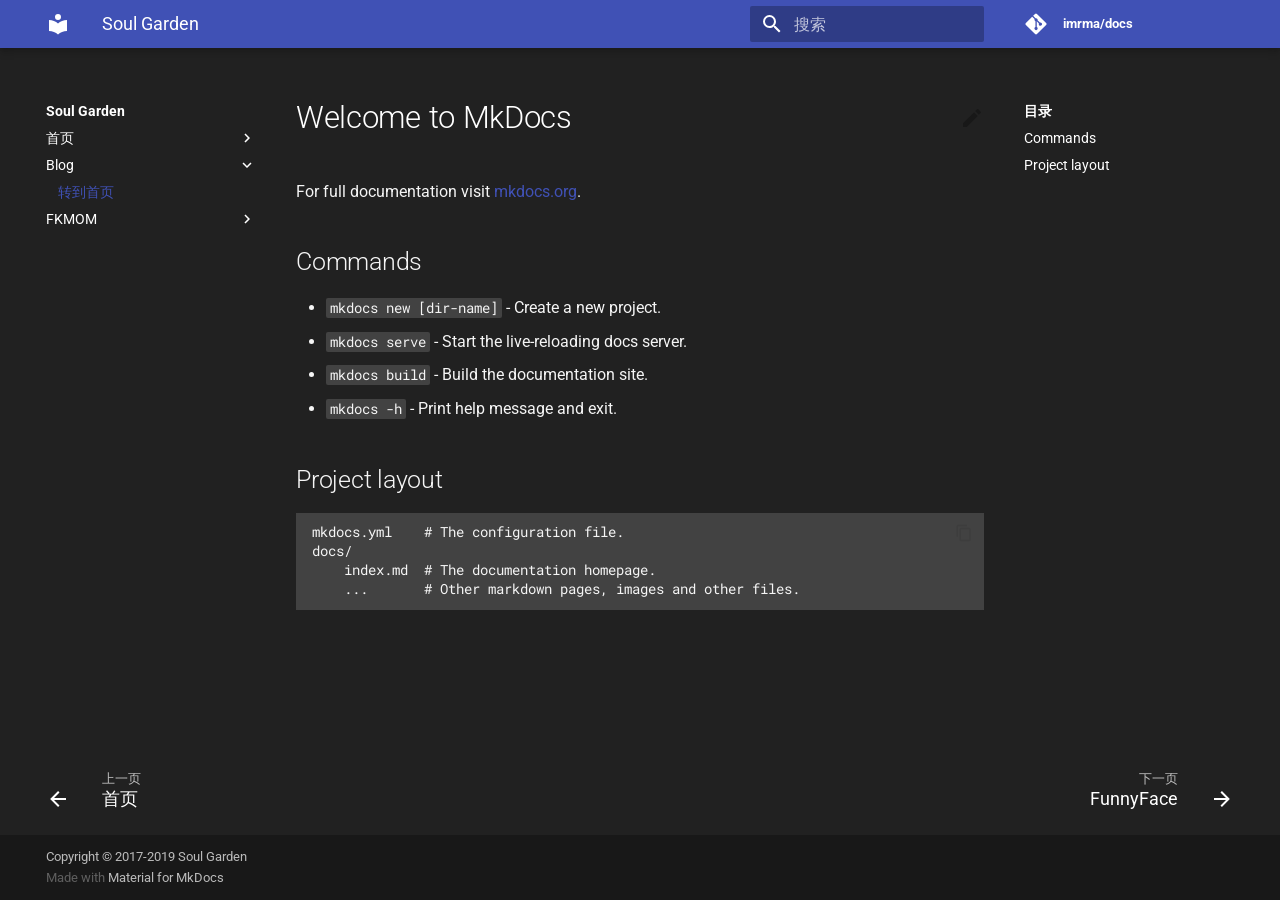
<file: index.html>
<!doctype html><html lang=zh class=no-js> <head><meta charset=utf-8><meta name=viewport content="width=device-width,initial-scale=1"><meta name=description content=看不到的我。><link href=https://imrma.top/ rel=canonical><meta name=author content=Firespace><link rel="shortcut icon" href=/favicon.ico><meta name=generator content="mkdocs-1.1, mkdocs-material-5.1.1"><title>转到首页 - Soul Garden</title><link rel=stylesheet href=assets/stylesheets/main.a676eddb.min.css><link rel=stylesheet href=assets/stylesheets/palette.b302131d.min.css><meta name=theme-color content=#3f51b5><link href=https://fonts.gstatic.com rel=preconnect crossorigin><link rel=stylesheet href="https://fonts.googleapis.com/css?family=Roboto:300,400,400i,700%7CRoboto+Mono&display=fallback"><style>body,input{font-family:"Roboto",-apple-system,BlinkMacSystemFont,Helvetica,Arial,sans-serif}code,kbd,pre{font-family:"Roboto Mono",SFMono-Regular,Consolas,Menlo,monospace}</style><link rel=stylesheet href=stylesheets/dark_theme.css><link rel=stylesheet href=stylesheets/codehilite.css><meta name=theme-color content=#212121><link rel=icon href=/assets/images/favicon.ico><meta name=apple-mobile-web-app-capable content=yes><meta name=mobile-web-app-capable content=yes><link rel=manifest href=/manifest.json></head> <body dir data-md-color-primary=indigo data-md-color-accent=indigo> <input class=md-toggle data-md-toggle=drawer type=checkbox id=__drawer autocomplete=off> <input class=md-toggle data-md-toggle=search type=checkbox id=__search autocomplete=off> <label class=md-overlay for=__drawer></label> <div data-md-component=skip> <a href=#welcome-to-mkdocs class=md-skip> 跳转至 </a> </div> <div data-md-component=announce> </div> <header class=md-header data-md-component=header> <nav class="md-header-nav md-grid" aria-label> <a href=https://imrma.top title="Soul Garden" class="md-header-nav__button md-logo" aria-label="Soul Garden"> <svg xmlns=http://www.w3.org/2000/svg viewbox="0 0 24 24"><path d="M12,8A3,3 0 0,0 15,5A3,3 0 0,0 12,2A3,3 0 0,0 9,5A3,3 0 0,0 12,8M12,11.54C9.64,9.35 6.5,8 3,8V19C6.5,19 9.64,20.35 12,22.54C14.36,20.35 17.5,19 21,19V8C17.5,8 14.36,9.35 12,11.54Z"/></svg> </a> <label class="md-header-nav__button md-icon" for=__drawer> <svg xmlns=http://www.w3.org/2000/svg viewbox="0 0 24 24"><path d=M3,6H21V8H3V6M3,11H21V13H3V11M3,16H21V18H3V16Z /></svg> </label> <div class=md-header-nav__title data-md-component=header-title> <div class=md-header-nav__ellipsis> <span class="md-header-nav__topic md-ellipsis"> Soul Garden </span> <span class="md-header-nav__topic md-ellipsis"> 转到首页 </span> </div> </div> <label class="md-header-nav__button md-icon" for=__search> <svg xmlns=http://www.w3.org/2000/svg viewbox="0 0 24 24"><path d="M9.5,3A6.5,6.5 0 0,1 16,9.5C16,11.11 15.41,12.59 14.44,13.73L14.71,14H15.5L20.5,19L19,20.5L14,15.5V14.71L13.73,14.44C12.59,15.41 11.11,16 9.5,16A6.5,6.5 0 0,1 3,9.5A6.5,6.5 0 0,1 9.5,3M9.5,5C7,5 5,7 5,9.5C5,12 7,14 9.5,14C12,14 14,12 14,9.5C14,7 12,5 9.5,5Z"/></svg> </label> <div class=md-search data-md-component=search role=dialog> <label class=md-search__overlay for=__search></label> <div class=md-search__inner role=search> <form class=md-search__form name=search> <input type=text class=md-search__input name=query aria-label=搜索 placeholder=搜索 autocapitalize=off autocorrect=off autocomplete=off spellcheck=false data-md-component=search-query data-md-state=active> <label class="md-search__icon md-icon" for=__search> <svg xmlns=http://www.w3.org/2000/svg viewbox="0 0 24 24"><path d="M9.5,3A6.5,6.5 0 0,1 16,9.5C16,11.11 15.41,12.59 14.44,13.73L14.71,14H15.5L20.5,19L19,20.5L14,15.5V14.71L13.73,14.44C12.59,15.41 11.11,16 9.5,16A6.5,6.5 0 0,1 3,9.5A6.5,6.5 0 0,1 9.5,3M9.5,5C7,5 5,7 5,9.5C5,12 7,14 9.5,14C12,14 14,12 14,9.5C14,7 12,5 9.5,5Z"/></svg> <svg xmlns=http://www.w3.org/2000/svg viewbox="0 0 24 24"><path d=M20,11V13H8L13.5,18.5L12.08,19.92L4.16,12L12.08,4.08L13.5,5.5L8,11H20Z /></svg> </label> <button type=reset class="md-search__icon md-icon" aria-label data-md-component=search-reset tabindex=-1> <svg xmlns=http://www.w3.org/2000/svg viewbox="0 0 24 24"><path d=M19,6.41L17.59,5L12,10.59L6.41,5L5,6.41L10.59,12L5,17.59L6.41,19L12,13.41L17.59,19L19,17.59L13.41,12L19,6.41Z /></svg> </button> </form> <div class=md-search__output> <div class=md-search__scrollwrap data-md-scrollfix> <div class=md-search-result data-md-component=search-result> <div class=md-search-result__meta> 键入以开始搜索 </div> <ol class=md-search-result__list></ol> </div> </div> </div> </div> </div> <div class=md-header-nav__source> <a href=https://github.com/imrma/Docs/ title="前往 GitHub 仓库" class=md-source> <div class="md-source__icon md-icon"> <svg xmlns=http://www.w3.org/2000/svg viewbox="0 0 448 512"><path d="M439.55 236.05L244 40.45a28.87 28.87 0 0 0-40.81 0l-40.66 40.63 51.52 51.52c27.06-9.14 52.68 16.77 43.39 43.68l49.66 49.66c34.23-11.8 61.18 31 35.47 56.69-26.49 26.49-70.21-2.87-56-37.34L240.22 199v121.85c25.3 12.54 22.26 41.85 9.08 55a34.34 34.34 0 0 1-48.55 0c-17.57-17.6-11.07-46.91 11.25-56v-123c-20.8-8.51-24.6-30.74-18.64-45L142.57 101 8.45 235.14a28.86 28.86 0 0 0 0 40.81l195.61 195.6a28.86 28.86 0 0 0 40.8 0l194.69-194.69a28.86 28.86 0 0 0 0-40.81z"/></svg> </div> <div class=md-source__repository> imrma/docs </div> </a> </div> </nav> </header> <div class=md-container data-md-component=container> <main class=md-main data-md-component=main> <div class="md-main__inner md-grid"> <div class="md-sidebar md-sidebar--primary" data-md-component=navigation> <div class=md-sidebar__scrollwrap> <div class=md-sidebar__inner> <nav class="md-nav md-nav--primary" aria-label data-md-level=0> <label class=md-nav__title for=__drawer> <a href=https://imrma.top title="Soul Garden" class="md-nav__button md-logo" aria-label="Soul Garden"> <svg xmlns=http://www.w3.org/2000/svg viewbox="0 0 24 24"><path d="M12,8A3,3 0 0,0 15,5A3,3 0 0,0 12,2A3,3 0 0,0 9,5A3,3 0 0,0 12,8M12,11.54C9.64,9.35 6.5,8 3,8V19C6.5,19 9.64,20.35 12,22.54C14.36,20.35 17.5,19 21,19V8C17.5,8 14.36,9.35 12,11.54Z"/></svg> </a> Soul Garden </label> <div class=md-nav__source> <a href=https://github.com/imrma/Docs/ title="前往 GitHub 仓库" class=md-source> <div class="md-source__icon md-icon"> <svg xmlns=http://www.w3.org/2000/svg viewbox="0 0 448 512"><path d="M439.55 236.05L244 40.45a28.87 28.87 0 0 0-40.81 0l-40.66 40.63 51.52 51.52c27.06-9.14 52.68 16.77 43.39 43.68l49.66 49.66c34.23-11.8 61.18 31 35.47 56.69-26.49 26.49-70.21-2.87-56-37.34L240.22 199v121.85c25.3 12.54 22.26 41.85 9.08 55a34.34 34.34 0 0 1-48.55 0c-17.57-17.6-11.07-46.91 11.25-56v-123c-20.8-8.51-24.6-30.74-18.64-45L142.57 101 8.45 235.14a28.86 28.86 0 0 0 0 40.81l195.61 195.6a28.86 28.86 0 0 0 40.8 0l194.69-194.69a28.86 28.86 0 0 0 0-40.81z"/></svg> </div> <div class=md-source__repository> imrma/docs </div> </a> </div> <ul class=md-nav__list data-md-scrollfix> <li class="md-nav__item md-nav__item--nested"> <input class="md-nav__toggle md-toggle" data-md-toggle=nav-1 type=checkbox id=nav-1> <label class=md-nav__link for=nav-1> 首页 <span class="md-nav__icon md-icon"> <svg xmlns=http://www.w3.org/2000/svg viewbox="0 0 24 24"><path d=M8.59,16.58L13.17,12L8.59,7.41L10,6L16,12L10,18L8.59,16.58Z /></svg> </span> </label> <nav class=md-nav aria-label=首页 data-md-level=1> <label class=md-nav__title for=nav-1> <span class="md-nav__icon md-icon"> <svg xmlns=http://www.w3.org/2000/svg viewbox="0 0 24 24"><path d=M20,11V13H8L13.5,18.5L12.08,19.92L4.16,12L12.08,4.08L13.5,5.5L8,11H20Z /></svg> </span> 首页 </label> <ul class=md-nav__list data-md-scrollfix> <li class=md-nav__item> <a href=. title=首页 class=md-nav__link> 首页 </a> </li> </ul> </nav> </li> <li class="md-nav__item md-nav__item--active md-nav__item--nested"> <input class="md-nav__toggle md-toggle" data-md-toggle=nav-2 type=checkbox id=nav-2 checked> <label class=md-nav__link for=nav-2> Blog <span class="md-nav__icon md-icon"> <svg xmlns=http://www.w3.org/2000/svg viewbox="0 0 24 24"><path d=M8.59,16.58L13.17,12L8.59,7.41L10,6L16,12L10,18L8.59,16.58Z /></svg> </span> </label> <nav class=md-nav aria-label=Blog data-md-level=1> <label class=md-nav__title for=nav-2> <span class="md-nav__icon md-icon"> <svg xmlns=http://www.w3.org/2000/svg viewbox="0 0 24 24"><path d=M20,11V13H8L13.5,18.5L12.08,19.92L4.16,12L12.08,4.08L13.5,5.5L8,11H20Z /></svg> </span> Blog </label> <ul class=md-nav__list data-md-scrollfix> <li class="md-nav__item md-nav__item--active"> <input class="md-nav__toggle md-toggle" data-md-toggle=toc type=checkbox id=__toc> <label class="md-nav__link md-nav__link--active" for=__toc> 转到首页 <span class="md-nav__icon md-icon"> <svg xmlns=http://www.w3.org/2000/svg viewbox="0 0 24 24"><path d=M3,9H17V7H3V9M3,13H17V11H3V13M3,17H17V15H3V17M19,17H21V15H19V17M19,7V9H21V7H19M19,13H21V11H19V13Z /></svg> </span> </label> <a href=. title=转到首页 class="md-nav__link md-nav__link--active"> 转到首页 </a> <nav class="md-nav md-nav--secondary" aria-label=目录> <label class=md-nav__title for=__toc> <span class="md-nav__icon md-icon"> <svg xmlns=http://www.w3.org/2000/svg viewbox="0 0 24 24"><path d=M20,11V13H8L13.5,18.5L12.08,19.92L4.16,12L12.08,4.08L13.5,5.5L8,11H20Z /></svg> </span> 目录 </label> <ul class=md-nav__list data-md-scrollfix> <li class=md-nav__item> <a href=#commands class=md-nav__link> Commands </a> </li> <li class=md-nav__item> <a href=#project-layout class=md-nav__link> Project layout </a> </li> </ul> </nav> </li> </ul> </nav> </li> <li class="md-nav__item md-nav__item--nested"> <input class="md-nav__toggle md-toggle" data-md-toggle=nav-3 type=checkbox id=nav-3> <label class=md-nav__link for=nav-3> FKMOM <span class="md-nav__icon md-icon"> <svg xmlns=http://www.w3.org/2000/svg viewbox="0 0 24 24"><path d=M8.59,16.58L13.17,12L8.59,7.41L10,6L16,12L10,18L8.59,16.58Z /></svg> </span> </label> <nav class=md-nav aria-label=FKMOM data-md-level=1> <label class=md-nav__title for=nav-3> <span class="md-nav__icon md-icon"> <svg xmlns=http://www.w3.org/2000/svg viewbox="0 0 24 24"><path d=M20,11V13H8L13.5,18.5L12.08,19.92L4.16,12L12.08,4.08L13.5,5.5L8,11H20Z /></svg> </span> FKMOM </label> <ul class=md-nav__list data-md-scrollfix> <li class=md-nav__item> <a href=Fkmom/funnyface/ title=FunnyFace class=md-nav__link> FunnyFace </a> </li> </ul> </nav> </li> </ul> </nav> </div> </div> </div> <div class="md-sidebar md-sidebar--secondary" data-md-component=toc> <div class=md-sidebar__scrollwrap> <div class=md-sidebar__inner> <nav class="md-nav md-nav--secondary" aria-label=目录> <label class=md-nav__title for=__toc> <span class="md-nav__icon md-icon"> <svg xmlns=http://www.w3.org/2000/svg viewbox="0 0 24 24"><path d=M20,11V13H8L13.5,18.5L12.08,19.92L4.16,12L12.08,4.08L13.5,5.5L8,11H20Z /></svg> </span> 目录 </label> <ul class=md-nav__list data-md-scrollfix> <li class=md-nav__item> <a href=#commands class=md-nav__link> Commands </a> </li> <li class=md-nav__item> <a href=#project-layout class=md-nav__link> Project layout </a> </li> </ul> </nav> </div> </div> </div> <div class=md-content> <article class="md-content__inner md-typeset"> <a href=https://github.com/imrma/Docs/edit/master/docs/index.md title=编辑此页 class="md-content__button md-icon"> <svg xmlns=http://www.w3.org/2000/svg viewbox="0 0 24 24"><path d="M20.71,7.04C21.1,6.65 21.1,6 20.71,5.63L18.37,3.29C18,2.9 17.35,2.9 16.96,3.29L15.12,5.12L18.87,8.87M3,17.25V21H6.75L17.81,9.93L14.06,6.18L3,17.25Z"/></svg> </a> <h1 id=welcome-to-mkdocs>Welcome to MkDocs<a class=headerlink href=#welcome-to-mkdocs title="Permanent link">&para;</a></h1> <p>For full documentation visit <a href=https://www.mkdocs.org>mkdocs.org</a>.</p> <h2 id=commands>Commands<a class=headerlink href=#commands title="Permanent link">&para;</a></h2> <ul> <li><code>mkdocs new [dir-name]</code> - Create a new project.</li> <li><code>mkdocs serve</code> - Start the live-reloading docs server.</li> <li><code>mkdocs build</code> - Build the documentation site.</li> <li><code>mkdocs -h</code> - Print help message and exit.</li> </ul> <h2 id=project-layout>Project layout<a class=headerlink href=#project-layout title="Permanent link">&para;</a></h2> <div class=codehilite><pre><span></span><code>mkdocs.yml    # The configuration file.
docs/
    index.md  # The documentation homepage.
    ...       # Other markdown pages, images and other files.
</code></pre></div> </article> </div> </div> </main> <footer class=md-footer> <div class=md-footer-nav> <nav class="md-footer-nav__inner md-grid" aria-label> <a href=. title=首页 class="md-footer-nav__link md-footer-nav__link--prev" rel=prev> <div class="md-footer-nav__button md-icon"> <svg xmlns=http://www.w3.org/2000/svg viewbox="0 0 24 24"><path d=M20,11V13H8L13.5,18.5L12.08,19.92L4.16,12L12.08,4.08L13.5,5.5L8,11H20Z /></svg> </div> <div class=md-footer-nav__title> <div class=md-ellipsis> <span class=md-footer-nav__direction> 上一页 </span> 首页 </div> </div> </a> <a href=Fkmom/funnyface/ title=FunnyFace class="md-footer-nav__link md-footer-nav__link--next" rel=next> <div class=md-footer-nav__title> <div class=md-ellipsis> <span class=md-footer-nav__direction> 下一页 </span> FunnyFace </div> </div> <div class="md-footer-nav__button md-icon"> <svg xmlns=http://www.w3.org/2000/svg viewbox="0 0 24 24"><path d=M4,11V13H16L10.5,18.5L11.92,19.92L19.84,12L11.92,4.08L10.5,5.5L16,11H4Z /></svg> </div> </a> </nav> </div> <div class="md-footer-meta md-typeset"> <div class="md-footer-meta__inner md-grid"> <div class=md-footer-copyright> <div class=md-footer-copyright__highlight> Copyright &copy; 2017-2019 <a href=https://www.imrma.top target=_black>Soul Garden</a> </div> Made with <a href=https://squidfunk.github.io/mkdocs-material/ target=_blank rel=noopener> Material for MkDocs </a> </div> </div> </div> </footer> </div> <script src=assets/javascripts/vendor.c51dfa35.min.js></script> <script src=assets/javascripts/bundle.eaaa3931.min.js></script><script id=__lang type=application/json>{"clipboard.copy": "\u590d\u5236", "clipboard.copied": "\u5df2\u590d\u5236", "search.config.lang": "ja", "search.config.pipeline": "", "search.config.separator": "[\\uff0c\\u3002]+", "search.result.placeholder": "\u952e\u5165\u4ee5\u5f00\u59cb\u641c\u7d22", "search.result.none": "\u6ca1\u6709\u627e\u5230\u7b26\u5408\u6761\u4ef6\u7684\u7ed3\u679c", "search.result.one": "\u627e\u5230 1 \u4e2a\u7b26\u5408\u6761\u4ef6\u7684\u7ed3\u679c", "search.result.other": "# \u4e2a\u7b26\u5408\u6761\u4ef6\u7684\u7ed3\u679c"}</script> <script>
        app = initialize({
          base: ".",
          features: [],
          search: Object.assign({
            worker: "assets/javascripts/worker/search.58d22e8e.min.js"
          }, typeof search !== "undefined" && search)
        })
      </script> </body> </html>
</file>
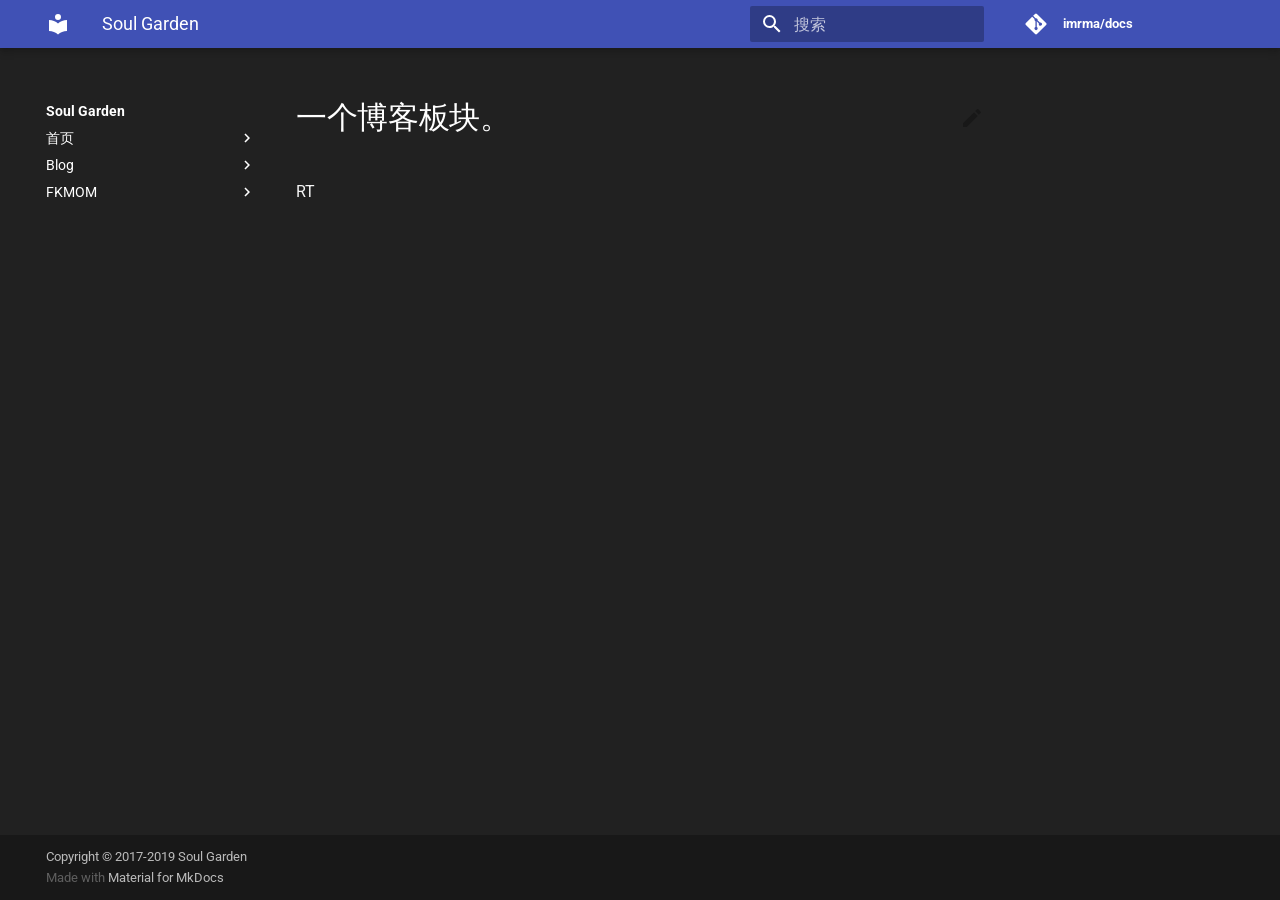
<file: Blog/202004/index.html>
<!doctype html><html lang=zh class=no-js> <head><meta charset=utf-8><meta name=viewport content="width=device-width,initial-scale=1"><meta name=description content=看不到的我。><link href=https://imrma.top/Blog/202004/ rel=canonical><meta name=author content=Firespace><link rel="shortcut icon" href=/favicon.ico><meta name=generator content="mkdocs-1.1, mkdocs-material-5.1.1"><title>一个博客板块。 - Soul Garden</title><link rel=stylesheet href=../../assets/stylesheets/main.a676eddb.min.css><link rel=stylesheet href=../../assets/stylesheets/palette.b302131d.min.css><meta name=theme-color content=#3f51b5><link href=https://fonts.gstatic.com rel=preconnect crossorigin><link rel=stylesheet href="https://fonts.googleapis.com/css?family=Roboto:300,400,400i,700%7CRoboto+Mono&display=fallback"><style>body,input{font-family:"Roboto",-apple-system,BlinkMacSystemFont,Helvetica,Arial,sans-serif}code,kbd,pre{font-family:"Roboto Mono",SFMono-Regular,Consolas,Menlo,monospace}</style><link rel=stylesheet href=../../stylesheets/dark_theme.css><link rel=stylesheet href=../../stylesheets/codehilite.css><meta name=theme-color content=#212121><link rel=icon href=/assets/images/favicon.ico><meta name=apple-mobile-web-app-capable content=yes><meta name=mobile-web-app-capable content=yes><link rel=manifest href=/manifest.json></head> <body dir data-md-color-primary=indigo data-md-color-accent=indigo> <input class=md-toggle data-md-toggle=drawer type=checkbox id=__drawer autocomplete=off> <input class=md-toggle data-md-toggle=search type=checkbox id=__search autocomplete=off> <label class=md-overlay for=__drawer></label> <div data-md-component=skip> <a href=#_1 class=md-skip> 跳转至 </a> </div> <div data-md-component=announce> </div> <header class=md-header data-md-component=header> <nav class="md-header-nav md-grid" aria-label> <a href=https://imrma.top title="Soul Garden" class="md-header-nav__button md-logo" aria-label="Soul Garden"> <svg xmlns=http://www.w3.org/2000/svg viewbox="0 0 24 24"><path d="M12,8A3,3 0 0,0 15,5A3,3 0 0,0 12,2A3,3 0 0,0 9,5A3,3 0 0,0 12,8M12,11.54C9.64,9.35 6.5,8 3,8V19C6.5,19 9.64,20.35 12,22.54C14.36,20.35 17.5,19 21,19V8C17.5,8 14.36,9.35 12,11.54Z"/></svg> </a> <label class="md-header-nav__button md-icon" for=__drawer> <svg xmlns=http://www.w3.org/2000/svg viewbox="0 0 24 24"><path d=M3,6H21V8H3V6M3,11H21V13H3V11M3,16H21V18H3V16Z /></svg> </label> <div class=md-header-nav__title data-md-component=header-title> <div class=md-header-nav__ellipsis> <span class="md-header-nav__topic md-ellipsis"> Soul Garden </span> <span class="md-header-nav__topic md-ellipsis"> 一个博客板块。 </span> </div> </div> <label class="md-header-nav__button md-icon" for=__search> <svg xmlns=http://www.w3.org/2000/svg viewbox="0 0 24 24"><path d="M9.5,3A6.5,6.5 0 0,1 16,9.5C16,11.11 15.41,12.59 14.44,13.73L14.71,14H15.5L20.5,19L19,20.5L14,15.5V14.71L13.73,14.44C12.59,15.41 11.11,16 9.5,16A6.5,6.5 0 0,1 3,9.5A6.5,6.5 0 0,1 9.5,3M9.5,5C7,5 5,7 5,9.5C5,12 7,14 9.5,14C12,14 14,12 14,9.5C14,7 12,5 9.5,5Z"/></svg> </label> <div class=md-search data-md-component=search role=dialog> <label class=md-search__overlay for=__search></label> <div class=md-search__inner role=search> <form class=md-search__form name=search> <input type=text class=md-search__input name=query aria-label=搜索 placeholder=搜索 autocapitalize=off autocorrect=off autocomplete=off spellcheck=false data-md-component=search-query data-md-state=active> <label class="md-search__icon md-icon" for=__search> <svg xmlns=http://www.w3.org/2000/svg viewbox="0 0 24 24"><path d="M9.5,3A6.5,6.5 0 0,1 16,9.5C16,11.11 15.41,12.59 14.44,13.73L14.71,14H15.5L20.5,19L19,20.5L14,15.5V14.71L13.73,14.44C12.59,15.41 11.11,16 9.5,16A6.5,6.5 0 0,1 3,9.5A6.5,6.5 0 0,1 9.5,3M9.5,5C7,5 5,7 5,9.5C5,12 7,14 9.5,14C12,14 14,12 14,9.5C14,7 12,5 9.5,5Z"/></svg> <svg xmlns=http://www.w3.org/2000/svg viewbox="0 0 24 24"><path d=M20,11V13H8L13.5,18.5L12.08,19.92L4.16,12L12.08,4.08L13.5,5.5L8,11H20Z /></svg> </label> <button type=reset class="md-search__icon md-icon" aria-label data-md-component=search-reset tabindex=-1> <svg xmlns=http://www.w3.org/2000/svg viewbox="0 0 24 24"><path d=M19,6.41L17.59,5L12,10.59L6.41,5L5,6.41L10.59,12L5,17.59L6.41,19L12,13.41L17.59,19L19,17.59L13.41,12L19,6.41Z /></svg> </button> </form> <div class=md-search__output> <div class=md-search__scrollwrap data-md-scrollfix> <div class=md-search-result data-md-component=search-result> <div class=md-search-result__meta> 键入以开始搜索 </div> <ol class=md-search-result__list></ol> </div> </div> </div> </div> </div> <div class=md-header-nav__source> <a href=https://github.com/imrma/Docs/ title="前往 GitHub 仓库" class=md-source> <div class="md-source__icon md-icon"> <svg xmlns=http://www.w3.org/2000/svg viewbox="0 0 448 512"><path d="M439.55 236.05L244 40.45a28.87 28.87 0 0 0-40.81 0l-40.66 40.63 51.52 51.52c27.06-9.14 52.68 16.77 43.39 43.68l49.66 49.66c34.23-11.8 61.18 31 35.47 56.69-26.49 26.49-70.21-2.87-56-37.34L240.22 199v121.85c25.3 12.54 22.26 41.85 9.08 55a34.34 34.34 0 0 1-48.55 0c-17.57-17.6-11.07-46.91 11.25-56v-123c-20.8-8.51-24.6-30.74-18.64-45L142.57 101 8.45 235.14a28.86 28.86 0 0 0 0 40.81l195.61 195.6a28.86 28.86 0 0 0 40.8 0l194.69-194.69a28.86 28.86 0 0 0 0-40.81z"/></svg> </div> <div class=md-source__repository> imrma/docs </div> </a> </div> </nav> </header> <div class=md-container data-md-component=container> <main class=md-main data-md-component=main> <div class="md-main__inner md-grid"> <div class="md-sidebar md-sidebar--primary" data-md-component=navigation> <div class=md-sidebar__scrollwrap> <div class=md-sidebar__inner> <nav class="md-nav md-nav--primary" aria-label data-md-level=0> <label class=md-nav__title for=__drawer> <a href=https://imrma.top title="Soul Garden" class="md-nav__button md-logo" aria-label="Soul Garden"> <svg xmlns=http://www.w3.org/2000/svg viewbox="0 0 24 24"><path d="M12,8A3,3 0 0,0 15,5A3,3 0 0,0 12,2A3,3 0 0,0 9,5A3,3 0 0,0 12,8M12,11.54C9.64,9.35 6.5,8 3,8V19C6.5,19 9.64,20.35 12,22.54C14.36,20.35 17.5,19 21,19V8C17.5,8 14.36,9.35 12,11.54Z"/></svg> </a> Soul Garden </label> <div class=md-nav__source> <a href=https://github.com/imrma/Docs/ title="前往 GitHub 仓库" class=md-source> <div class="md-source__icon md-icon"> <svg xmlns=http://www.w3.org/2000/svg viewbox="0 0 448 512"><path d="M439.55 236.05L244 40.45a28.87 28.87 0 0 0-40.81 0l-40.66 40.63 51.52 51.52c27.06-9.14 52.68 16.77 43.39 43.68l49.66 49.66c34.23-11.8 61.18 31 35.47 56.69-26.49 26.49-70.21-2.87-56-37.34L240.22 199v121.85c25.3 12.54 22.26 41.85 9.08 55a34.34 34.34 0 0 1-48.55 0c-17.57-17.6-11.07-46.91 11.25-56v-123c-20.8-8.51-24.6-30.74-18.64-45L142.57 101 8.45 235.14a28.86 28.86 0 0 0 0 40.81l195.61 195.6a28.86 28.86 0 0 0 40.8 0l194.69-194.69a28.86 28.86 0 0 0 0-40.81z"/></svg> </div> <div class=md-source__repository> imrma/docs </div> </a> </div> <ul class=md-nav__list data-md-scrollfix> <li class="md-nav__item md-nav__item--nested"> <input class="md-nav__toggle md-toggle" data-md-toggle=nav-1 type=checkbox id=nav-1> <label class=md-nav__link for=nav-1> 首页 <span class="md-nav__icon md-icon"> <svg xmlns=http://www.w3.org/2000/svg viewbox="0 0 24 24"><path d=M8.59,16.58L13.17,12L8.59,7.41L10,6L16,12L10,18L8.59,16.58Z /></svg> </span> </label> <nav class=md-nav aria-label=首页 data-md-level=1> <label class=md-nav__title for=nav-1> <span class="md-nav__icon md-icon"> <svg xmlns=http://www.w3.org/2000/svg viewbox="0 0 24 24"><path d=M20,11V13H8L13.5,18.5L12.08,19.92L4.16,12L12.08,4.08L13.5,5.5L8,11H20Z /></svg> </span> 首页 </label> <ul class=md-nav__list data-md-scrollfix> <li class=md-nav__item> <a href=../.. title=首页 class=md-nav__link> 首页 </a> </li> </ul> </nav> </li> <li class="md-nav__item md-nav__item--nested"> <input class="md-nav__toggle md-toggle" data-md-toggle=nav-2 type=checkbox id=nav-2> <label class=md-nav__link for=nav-2> Blog <span class="md-nav__icon md-icon"> <svg xmlns=http://www.w3.org/2000/svg viewbox="0 0 24 24"><path d=M8.59,16.58L13.17,12L8.59,7.41L10,6L16,12L10,18L8.59,16.58Z /></svg> </span> </label> <nav class=md-nav aria-label=Blog data-md-level=1> <label class=md-nav__title for=nav-2> <span class="md-nav__icon md-icon"> <svg xmlns=http://www.w3.org/2000/svg viewbox="0 0 24 24"><path d=M20,11V13H8L13.5,18.5L12.08,19.92L4.16,12L12.08,4.08L13.5,5.5L8,11H20Z /></svg> </span> Blog </label> <ul class=md-nav__list data-md-scrollfix> <li class=md-nav__item> <a href=../.. title=转到首页 class=md-nav__link> 转到首页 </a> </li> </ul> </nav> </li> <li class="md-nav__item md-nav__item--nested"> <input class="md-nav__toggle md-toggle" data-md-toggle=nav-3 type=checkbox id=nav-3> <label class=md-nav__link for=nav-3> FKMOM <span class="md-nav__icon md-icon"> <svg xmlns=http://www.w3.org/2000/svg viewbox="0 0 24 24"><path d=M8.59,16.58L13.17,12L8.59,7.41L10,6L16,12L10,18L8.59,16.58Z /></svg> </span> </label> <nav class=md-nav aria-label=FKMOM data-md-level=1> <label class=md-nav__title for=nav-3> <span class="md-nav__icon md-icon"> <svg xmlns=http://www.w3.org/2000/svg viewbox="0 0 24 24"><path d=M20,11V13H8L13.5,18.5L12.08,19.92L4.16,12L12.08,4.08L13.5,5.5L8,11H20Z /></svg> </span> FKMOM </label> <ul class=md-nav__list data-md-scrollfix> <li class=md-nav__item> <a href=../../Fkmom/funnyface/ title=FunnyFace class=md-nav__link> FunnyFace </a> </li> </ul> </nav> </li> </ul> </nav> </div> </div> </div> <div class="md-sidebar md-sidebar--secondary" data-md-component=toc> <div class=md-sidebar__scrollwrap> <div class=md-sidebar__inner> <nav class="md-nav md-nav--secondary" aria-label=目录> </nav> </div> </div> </div> <div class=md-content> <article class="md-content__inner md-typeset"> <a href=https://github.com/imrma/Docs/edit/master/docs/Blog/202004/index.md title=编辑此页 class="md-content__button md-icon"> <svg xmlns=http://www.w3.org/2000/svg viewbox="0 0 24 24"><path d="M20.71,7.04C21.1,6.65 21.1,6 20.71,5.63L18.37,3.29C18,2.9 17.35,2.9 16.96,3.29L15.12,5.12L18.87,8.87M3,17.25V21H6.75L17.81,9.93L14.06,6.18L3,17.25Z"/></svg> </a> <h1 id=_1>一个博客板块。<a class=headerlink href=#_1 title="Permanent link">&para;</a></h1> <p>RT</p> </article> </div> </div> </main> <footer class=md-footer> <div class="md-footer-meta md-typeset"> <div class="md-footer-meta__inner md-grid"> <div class=md-footer-copyright> <div class=md-footer-copyright__highlight> Copyright &copy; 2017-2019 <a href=https://www.imrma.top target=_black>Soul Garden</a> </div> Made with <a href=https://squidfunk.github.io/mkdocs-material/ target=_blank rel=noopener> Material for MkDocs </a> </div> </div> </div> </footer> </div> <script src=../../assets/javascripts/vendor.c51dfa35.min.js></script> <script src=../../assets/javascripts/bundle.eaaa3931.min.js></script><script id=__lang type=application/json>{"clipboard.copy": "\u590d\u5236", "clipboard.copied": "\u5df2\u590d\u5236", "search.config.lang": "ja", "search.config.pipeline": "", "search.config.separator": "[\\uff0c\\u3002]+", "search.result.placeholder": "\u952e\u5165\u4ee5\u5f00\u59cb\u641c\u7d22", "search.result.none": "\u6ca1\u6709\u627e\u5230\u7b26\u5408\u6761\u4ef6\u7684\u7ed3\u679c", "search.result.one": "\u627e\u5230 1 \u4e2a\u7b26\u5408\u6761\u4ef6\u7684\u7ed3\u679c", "search.result.other": "# \u4e2a\u7b26\u5408\u6761\u4ef6\u7684\u7ed3\u679c"}</script> <script>
        app = initialize({
          base: "../..",
          features: [],
          search: Object.assign({
            worker: "../../assets/javascripts/worker/search.58d22e8e.min.js"
          }, typeof search !== "undefined" && search)
        })
      </script> </body> </html>
</file>
